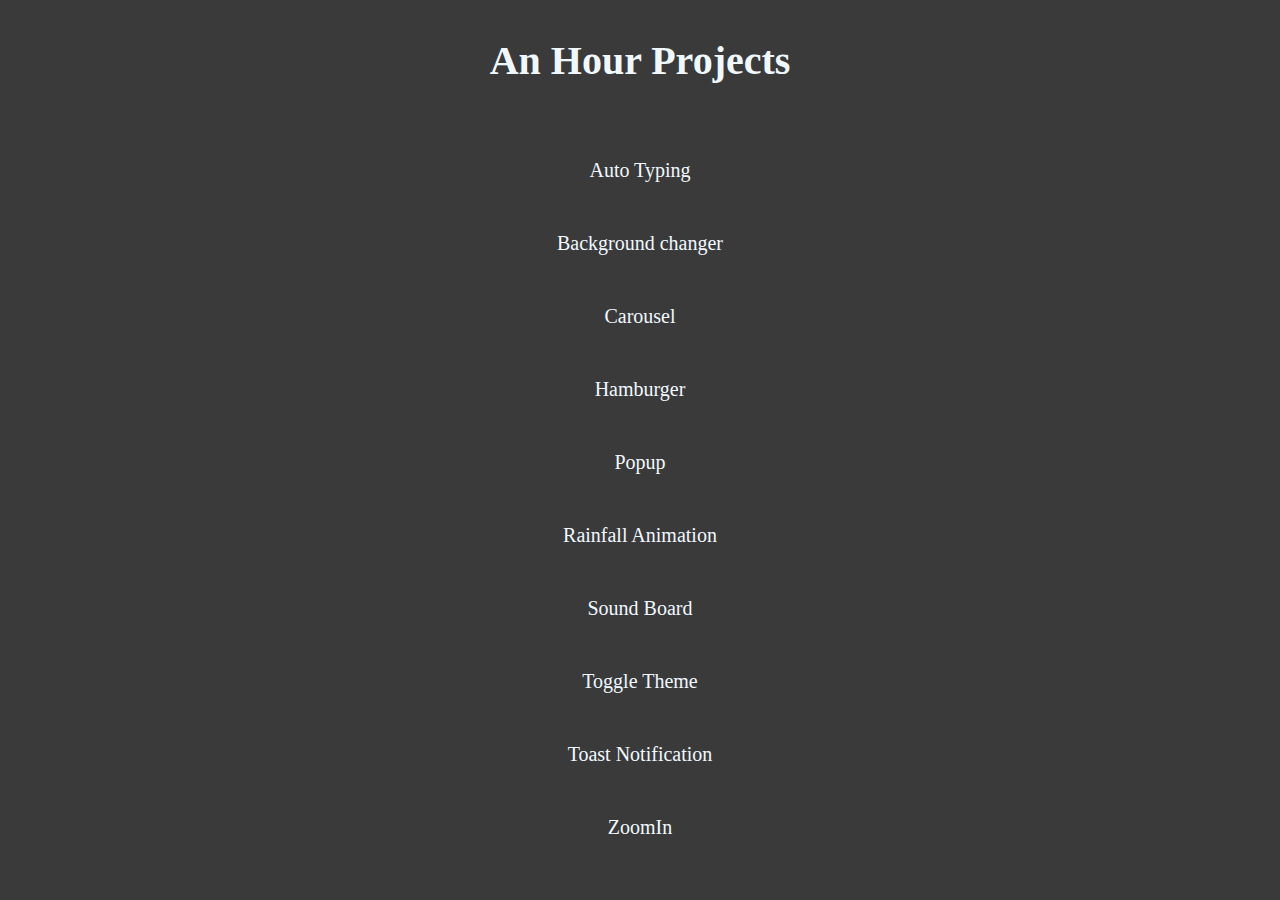
<file: index.html>
<!DOCTYPE html>
<html lang="en">

<head>
    <meta charset="UTF-8">
    <meta http-equiv="X-UA-Compatible" content="IE=edge">
    <meta name="viewport" content="width=device-width, initial-scale=1.0">
    <link rel="stylesheet" href="./style.css">
    <title>Display</title>
</head>

<body>
    <h1>An Hour Projects</h1>
    <script src="./script.js"></script>

</body>

</html>
</file>
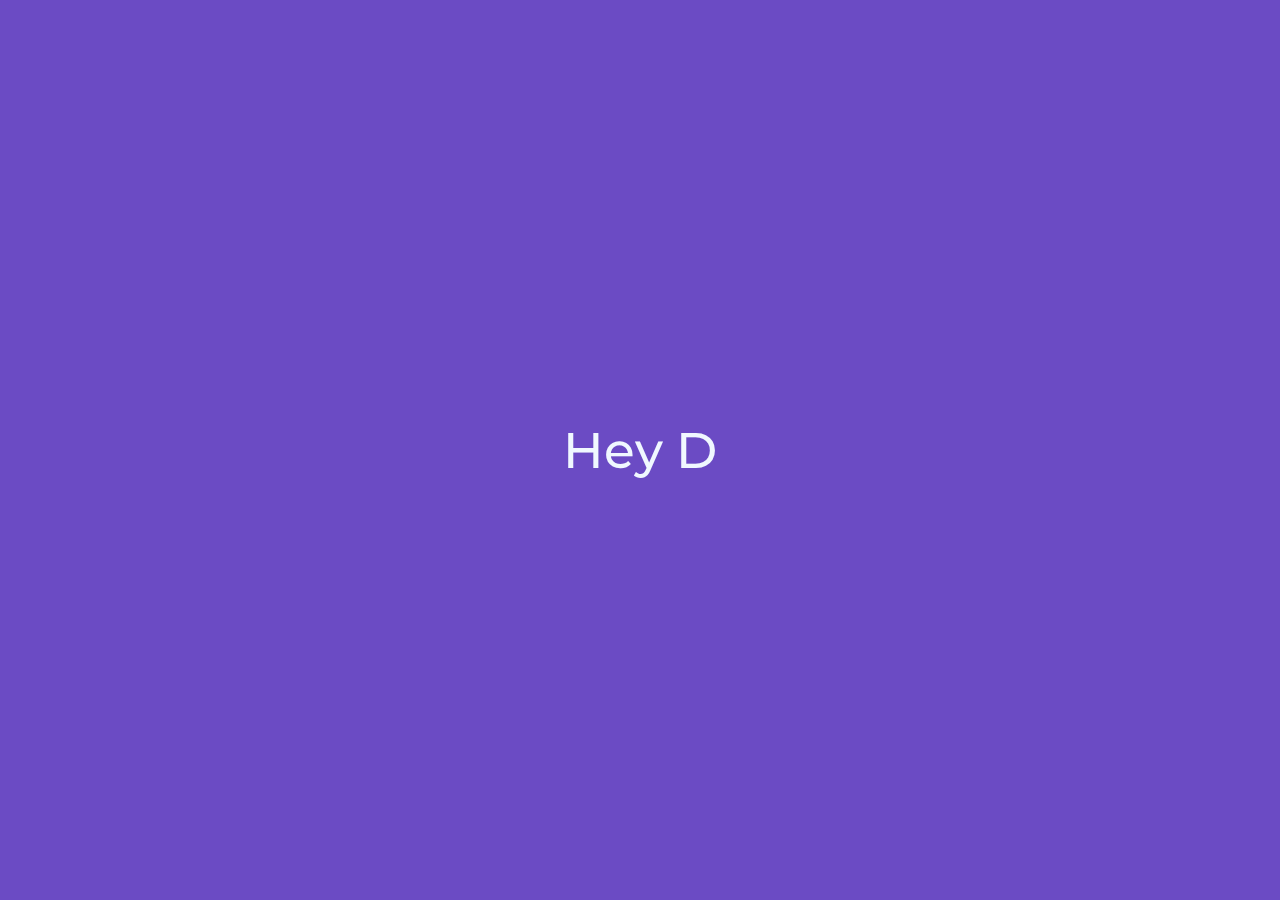
<file: Micro/Auto Typing/index.html>
<!DOCTYPE html>
<html lang="en">

<head>
    <meta charset="UTF-8">
    <meta http-equiv="X-UA-Compatible" content="IE=edge">
    <meta name="viewport" content="width=device-width, initial-scale=1.0">
    <link rel="stylesheet" href="css/style.css">
    <title>Document</title>
</head>

<body>
    <!-- <h1>Hey Dude! you found me :)</h1> -->

    <script src="js/script.js"></script>
</body>

</html>
</file>
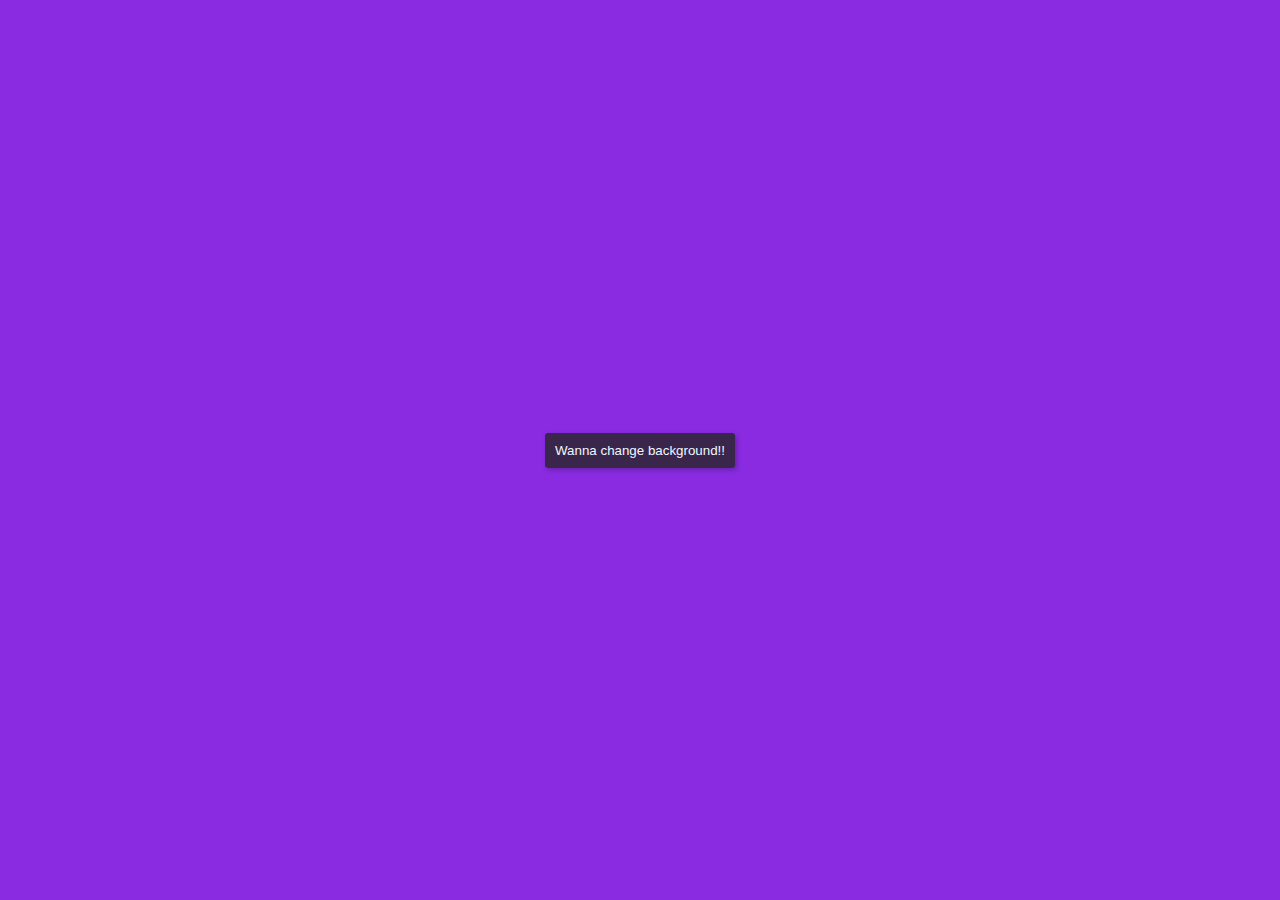
<file: Micro/Background changer/index.html>
<!DOCTYPE html>
<html lang="en">

<head>
   <meta charset="UTF-8">
   <meta http-equiv="X-UA-Compatible" content="IE=edge">
   <meta name="viewport" content="width=device-width, initial-scale=1.0">
   <link rel="stylesheet" href="css/style.css">
   <title>Document</title>
</head>

<body>
   <button id="btn">Wanna change background!!</button>

   <script src="js/script.js"></script>
</body>

</html>
</file>
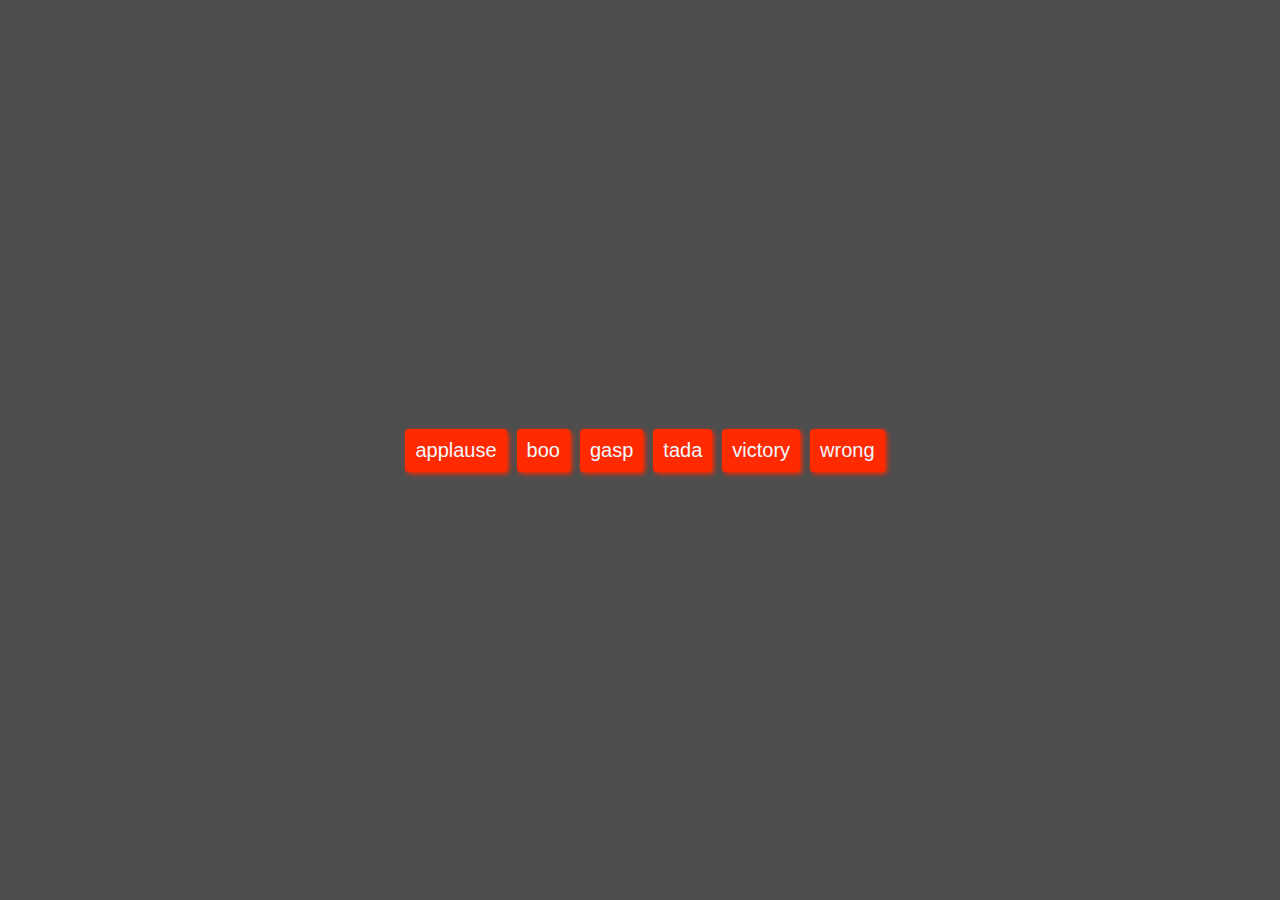
<file: Micro/Sound Board/index.html>
<!DOCTYPE html>
<html lang="en">

<head>
    <meta charset="UTF-8">
    <meta http-equiv="X-UA-Compatible" content="IE=edge">
    <meta name="viewport" content="width=device-width, initial-scale=1.0">
    <link rel="stylesheet" href="css/style.css">
    <title>Document</title>
</head>

<body>
    <audio id="applause" src="sounds/applause.mp3"></audio>
    <audio id="boo" src="sounds/boo.mp3"></audio>
    <audio id="gasp" src="sounds/gasp.mp3"></audio>
    <audio id="tada" src="sounds/tada.mp3"></audio>
    <audio id="victory" src="sounds/victory.mp3"></audio>
    <audio id="wrong" src="sounds/wrong.mp3"></audio>
    <script src="js/script.js"></script>
</body>

</html>
</file>
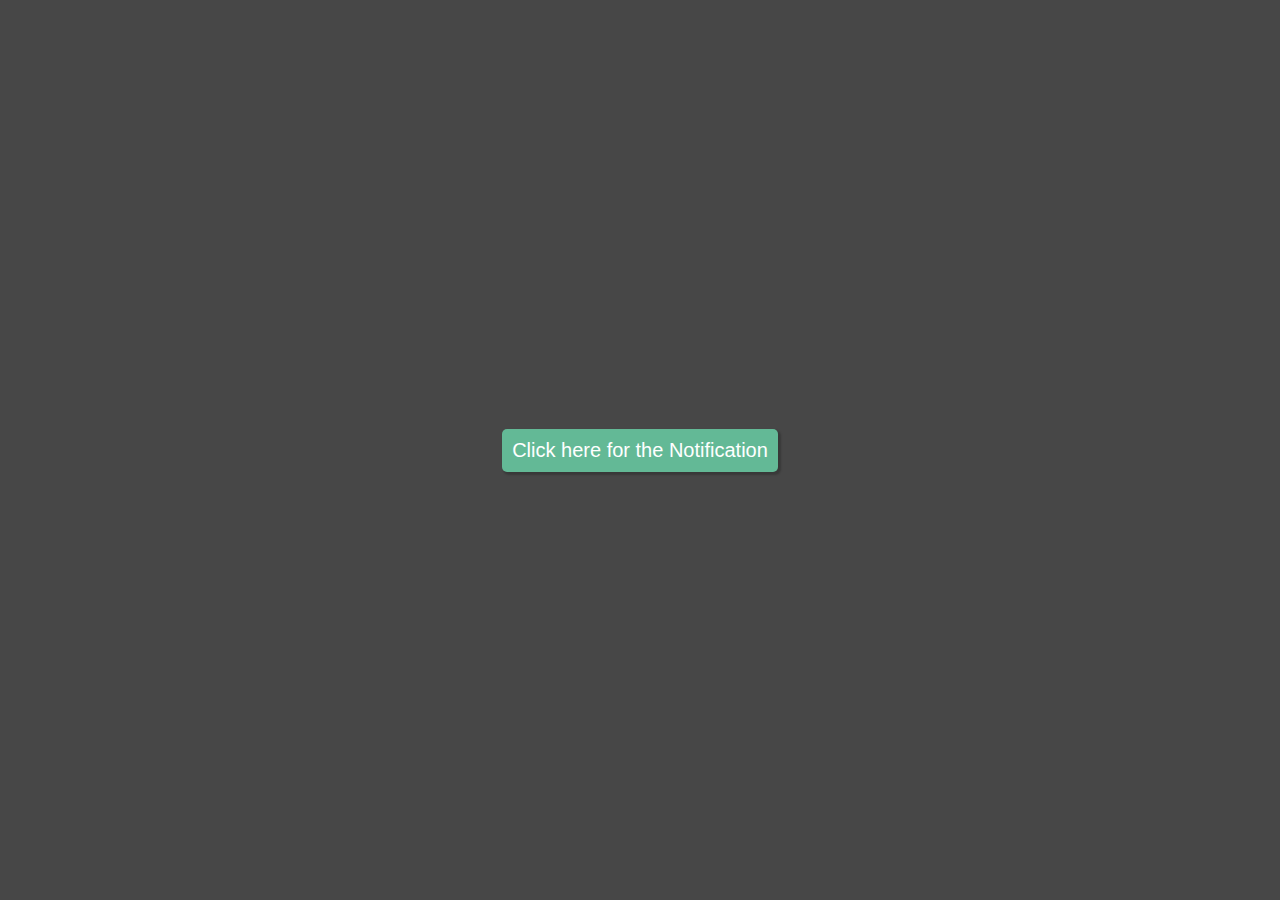
<file: Micro/Toast Notification/index.html>
<!DOCTYPE html>
<html lang="en">

<head>
    <meta charset="UTF-8">
    <meta http-equiv="X-UA-Compatible" content="IE=edge">
    <meta name="viewport" content="width=device-width, initial-scale=1.0">
    <link rel="stylesheet" href="css/style.css">
    <title>Document</title>
</head>

<body>

    <button id="btn">Click here for the Notification</button><br>
    <div id="container"></div>
    <script src="js/script.js"></script>
</body>

</html>
</file>
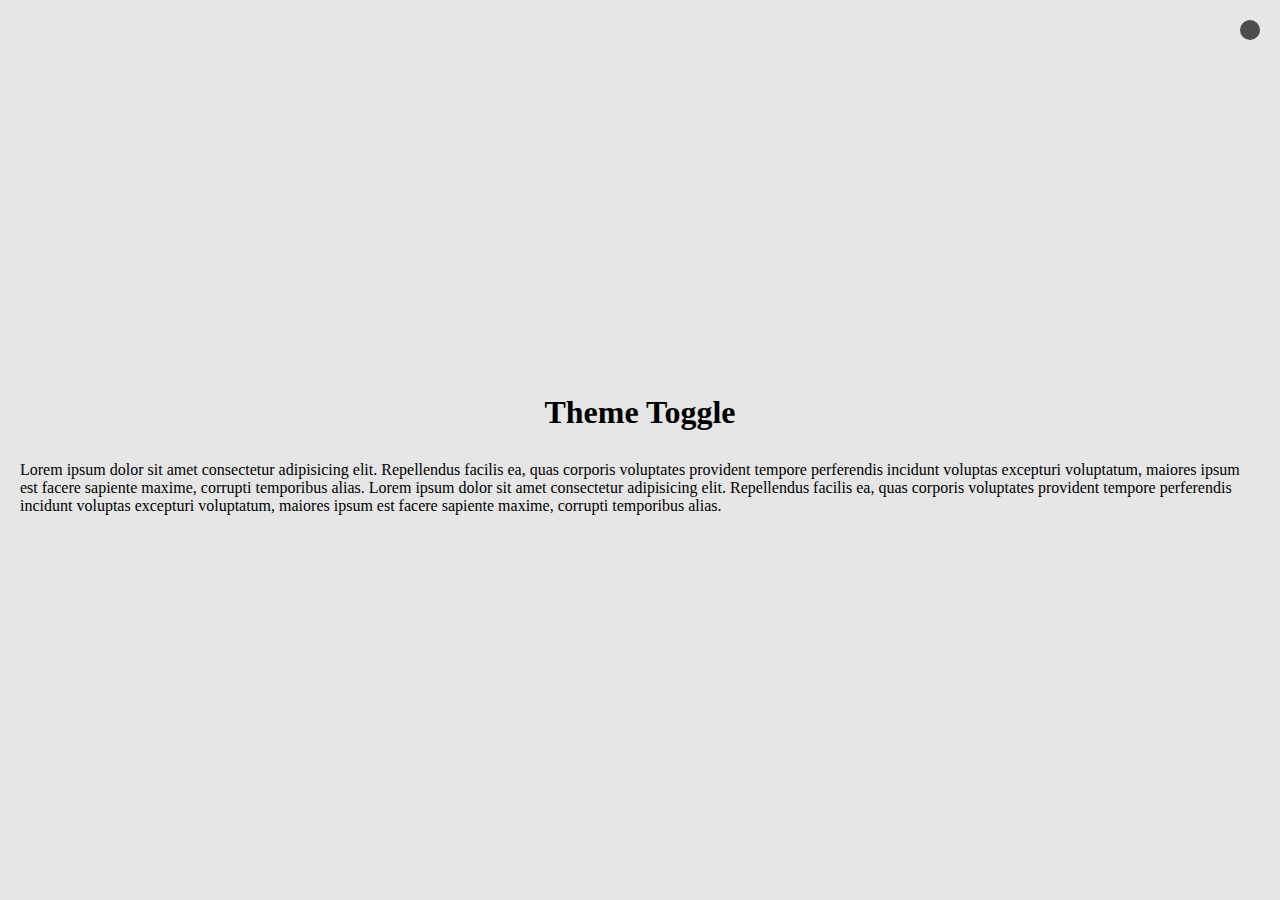
<file: Micro/Toggle Theme/index.html>
<!DOCTYPE html>
<html lang="en">

<head>
    <meta charset="UTF-8">
    <meta http-equiv="X-UA-Compatible" content="IE=edge">
    <meta name="viewport" content="width=device-width, initial-scale=1.0">
    <link rel="stylesheet" href="css/style.css">
    <title>Document</title>
</head>

<body>
    <div class="container">
        <input type="checkbox" id="toggle" name="toggle">
        <label id="label" for="toggle"> </label>
    </div>
    <h1>Theme Toggle</h1>
    <p>
        Lorem ipsum dolor sit amet consectetur adipisicing elit. Repellendus facilis ea,
        quas corporis voluptates provident tempore perferendis incidunt voluptas excepturi voluptatum,
        maiores ipsum est facere sapiente maxime, corrupti temporibus alias.
        Lorem ipsum dolor sit amet consectetur adipisicing elit. Repellendus facilis ea,
        quas corporis voluptates provident tempore perferendis incidunt voluptas excepturi voluptatum,
        maiores ipsum est facere sapiente maxime, corrupti temporibus alias.</p>

    <script src="js/script.js"></script>
</body>

</html>
</file>
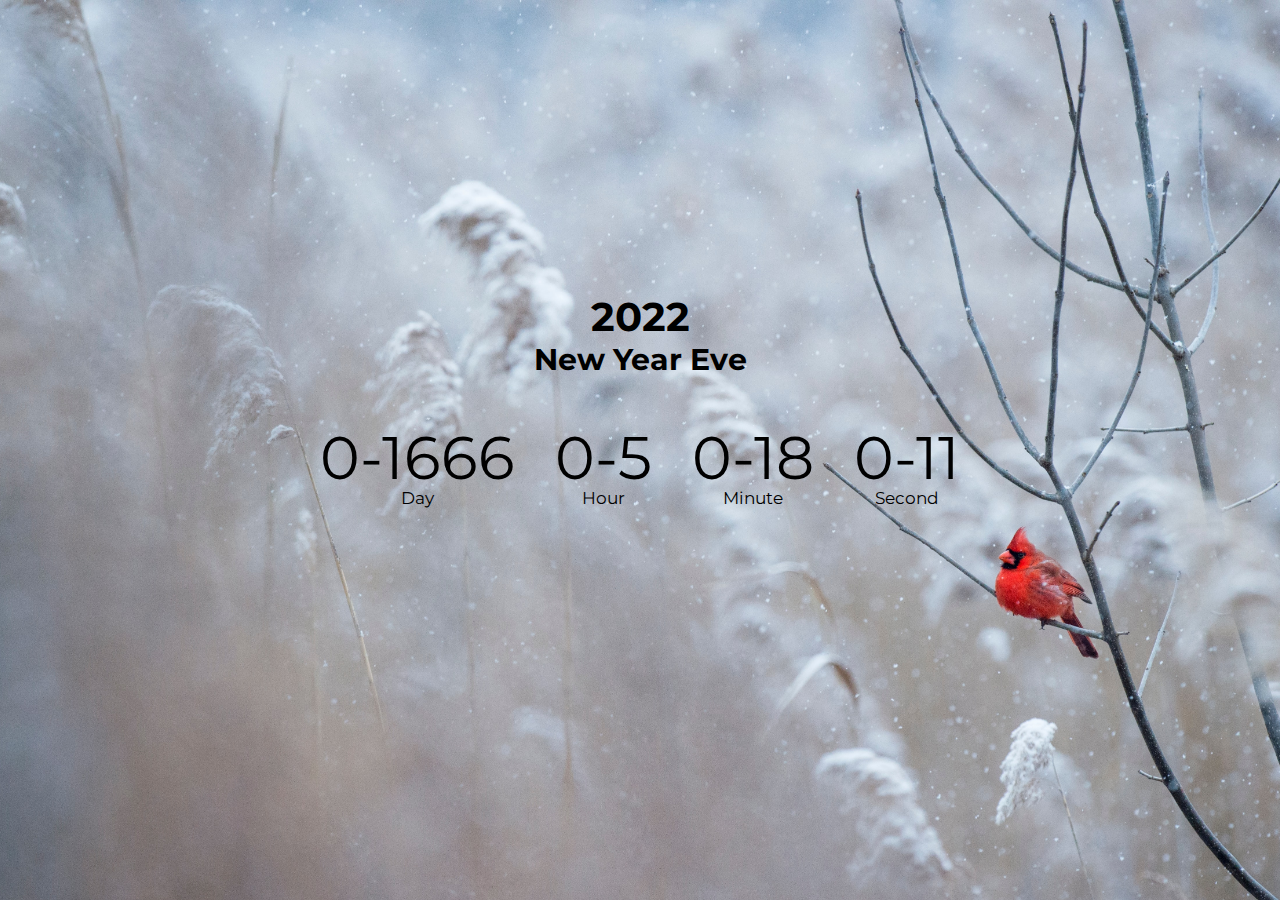
<file: mini/counter/index.html>
<!DOCTYPE html>
<html lang="en">

<head>
   <meta charset="UTF-8">
   <meta http-equiv="X-UA-Compatible" content="IE=edge">
   <meta name="viewport" content="width=device-width, initial-scale=1.0">
   <link rel="stylesheet" href="css/style.css">
   <title>Counter</title>
</head>

<body>
   <h1 id="heading">2022</h1>
   <h2 id="heading">New Year Eve</h2>
   <div class="countdown-container">


      <div class="countdown-el day-container">
         <p class="big-text" id="day">0</p>
         <span>Day</span>
      </div>

      <div class="countdown-el hour-container">
         <p class="big-text" id="hour">0</p>
         <span>Hour</span>
      </div>
      <div class="countdown-el minute-container">
         <p class="big-text" id="minute">0</p>
         <span>Minute</span>
      </div>

      <div class="countdown-el second-container">
         <p class="big-text" id="second">0</p>
         <span>Second</span>
      </div>
   </div>

   <script src="js/script.js"></script>
</body>

</html>
</file>
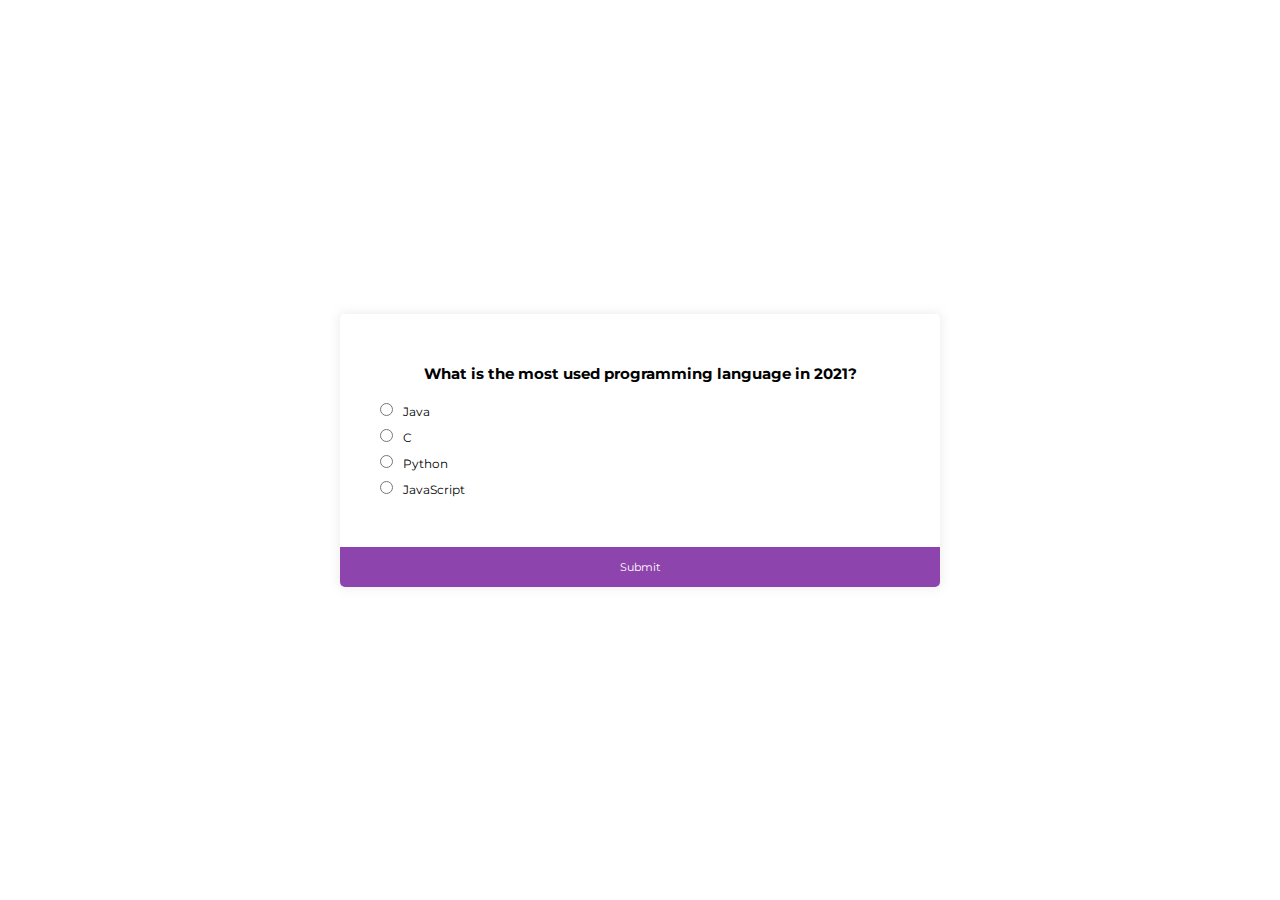
<file: mini/Quiz App/index.html>
<!DOCTYPE html>
<html lang="en">

<head>
    <meta charset="UTF-8">
    <meta http-equiv="X-UA-Compatible" content="IE=edge">
    <meta name="viewport" content="width=device-width, initial-scale=1.0">
    <link rel="stylesheet" href="css/style.css">
    <title>Document</title>
</head>

<body>
    <div class="quiz-container" id="quiz">
        <div class="quiz-header">
            <h2 id="question">Question Text</h2>
            <ul>
                <li><input type="radio" class="answer" name="answer" id="a"><label for="a" id="a_text">Option</label>
                </li>
                <li><input type="radio" class="answer" name="answer" id="b"><label for="b" id="b_text">Option</label>
                </li>
                <li><input type="radio" class="answer" name="answer" id="c"><label for="c" id="c_text">Option</label>
                </li>
                <li><input type="radio" class="answer" name="answer" id="d"><label for="d" id="d_text">Option</label>
                </li>
            </ul>
        </div>
        <button id="submit">Submit</button>

    </div>

    <script src="js/script.js"></script>
</body>

</html>
</file>
<file: style.css>
/******************************/
/*  BASIC SETUP  */
/******************************/
*,
*::after,
*::before {
	margin: 0;
	padding: 0;
	box-sizing: inherit;
}

html {
	font-size: 62.5%;
}

body {
	box-sizing: border-box;
	display: flex;
	justify-content: center;
	align-items: center;
	min-height: 100vh;
	background-color: rgb(58, 58, 58);
	font-size: 2rem;
	flex-direction: column;
	color: aliceblue;
}

a {
	padding: 2rem;
	margin: 0.5rem;
	color: aliceblue;
	text-decoration: none;
}

.display-link {
	top: 3rem;
	display: flex;
	flex-direction: column;
	text-align: center;
	margin-top: 5rem;
}
</file>
<file: Micro/Auto Typing/css/style.css>
@import url('https://fonts.googleapis.com/css2?family=Montserrat:wght@400;500&display=swap');
/******************************/
/*  BASIC SETUP  */
/******************************/
*,
*::after,
*::before {
	margin: 0;
	padding: 0;
	box-sizing: inherit;
}

html {
	font-size: 62.5%;
}

body {
	box-sizing: border-box;
	display: flex;
	justify-content: center;
	align-items: center;
	min-height: 100vh;
	font-family: 'Montserrat', sans-serif;
	font-size: 5rem;
	background-color: rgb(107, 75, 196);
	color: aliceblue;
	font-weight: 500;
}
</file>
<file: Micro/Background changer/css/style.css>
/******************************/
/*  BASIC SETUP  */
/******************************/
*,
*::after,
*::before {
	margin: 0;
	padding: 0;
	box-sizing: inherit;
}

html {
	font-size: 62.5%;
}

body {
	box-sizing: border-box;
	display: flex;
	justify-content: center;
	align-items: center;
	min-height: 100vh;
	background-color: blueviolet;
	padding: 2rem;
	transition: all 1s ease-in;
}
button {
	border: none;
	background-color: rgba(39, 37, 37, 0.808);
	padding: 1rem;
	border-radius: 3px;
	color: aliceblue;
	box-shadow: 2px 2px 5px rgba(0, 0, 0, 0.25);
	transition: all 0.1s ease-in-out;
}

button:hover {
	transform: translateY(-3px);
}

button:active {
	transform: translateY(-1px);
}
</file>
<file: Micro/Sound Board/css/style.css>
/******************************/
/*  BASIC SETUP  */
/******************************/
*,
*::after,
*::before {
	margin: 0;
	padding: 0;
	box-sizing: inherit;
}

html {
	font-size: 62.5%;
}

body {
	box-sizing: border-box;
	display: flex;
	justify-content: center;
	align-items: center;
	min-height: 100vh;
	background-color: rgb(78, 78, 78);
}

 button {
	border: none;
	padding: 1rem;
	margin-left: 1rem;
	border-radius: .4rem;
	background-color: hsl(10, 100%, 50%);
	color: aliceblue;
	box-shadow: .2rem .2rem .5rem hsl(10, 100%, 50%);
	font-size: 2rem;
}
</file>
<file: Micro/Toast Notification/css/style.css>
/******************************/
/*  BASIC SETUP  */
/******************************/
*,
*::after,
*::before {
	margin: 0;
	padding: 0;
	box-sizing: inherit;
}

html {
	font-size: 62.5%;
}

body {
	box-sizing: border-box;
	display: flex;
	align-items: center;
	justify-content: center;
	margin: 0;
	background-color: rgb(71, 71, 71);
	min-height: 100vh;
}
#container {
	position: fixed;
	bottom: 10px;
	right: 10px;
}

.toast {
	background-color: rgba(194, 153, 202, 0.76);
	border-radius: 5px;
	color: #fff;
	padding: 1rem;
	margin: 1rem;
}

button {
	border: none;
	font-size: 2rem;
	background-color: rgb(99, 185, 150);
	box-shadow: 2px 2px 2px 1px rgba(0, 0, 0, 0.2);
	border-radius: 5px;
	padding: 1rem;
	color: #fff;
	transition: all 0.3s ease-in-out;
}

button:hover {
	transform: translateY(-3px);
}

button:active {
	transform: translateY(-1px);
}
</file>
<file: Micro/Toggle Theme/css/style.css>
/******************************/
/*  BASIC SETUP  */
/******************************/
*,
*::after,
*::before {
	margin: 0;
	padding: 0;
	box-sizing: inherit;
}

html {
	font-size: 62.5%;
}

body {
	box-sizing: border-box;
	display: flex;
	justify-content: center;
	align-items: center;
	flex-direction: column;
	min-height: 100vh;
	font-size: 1.6rem;
	background-color: hsl(0, 0%, 90%);
	transition: all 0.6s ease-in;
}

h1 {
	padding: 1rem;
}

p {
	padding: 2rem;
}

input {
	visibility: hidden;
}

label {
	height: 2rem;
	width: 2rem;
	background-color: hsl(0, 0%, 30%);
	display: inline-block;
	border-radius: 50%;
	top: 2rem;
	right: 2rem;
	position: fixed;
}
</file>
<file: mini/counter/css/style.css>
@import url('https://fonts.googleapis.com/css2?family=Montserrat:wght@400;500&display=swap');
/******************************/
/*  BASIC SETUP  */
/******************************/
*,
*::after,
*::before {
	margin: 0;
	padding: 0;
	box-sizing: inherit;
}

html {
	font-size: 62.5%;
}

body {
	box-sizing: border-box;
	background-image: url('../snow.jpg');
	background-size: cover;
	justify-content: center;
	align-items: center;
	display: flex;
	flex-direction: column;
	min-height: 100vh;
	background-position: center center;
	font-family: 'Montserrat', sans-serif;
}

.countdown-container {
	display: flex;
	flex-wrap: wrap;
	justify-content: center;
}

h1 {
	font-size: 4rem;
	margin-top: -10rem;
	margin-bottom: 5rem;
}
h2 {
	font-size: 3rem;
	margin-top: -5rem;
	margin-bottom: 5rem;
}

.big-text {
	line-height: 1;
	font-size: 6rem;
	margin: 0 2rem;
}

.countdown-el {
	text-align: center;
	position: relative;
}

.countdown-el span {
	font-size: 1.7rem;
}
</file>
<file: mini/Quiz App/css/style.css>
@import url('https://fonts.googleapis.com/css2?family=Montserrat:wght@400;500&display=swap');
/******************************/
/*  BASIC SETUP  */
/******************************/
*,
*::after,
*::before {
	margin: 0;
	padding: 0;
	box-sizing: inherit;
}

html {
	font-size: 62.5%;
}

body {
	box-sizing: border-box;
	display: flex;
	justify-content: center;
	align-items: center;
	height: 100vh;
	font-family: 'Montserrat', sans-serif;
	padding: 2rem;
}

.quiz-container {
	background-color: #fff;
	border-radius: 5px;
	box-shadow: 0 0 10px 2px rgba(100, 100, 100, 0.1);
	width: 600px;
	max-width: 100%;
	overflow: hidden;
}
.quiz-header {
	padding: 4rem;
}

ul {
	list-style: none;
	padding: 0;
}

ul li {
	font-size: 1.2rem;
	margin: 1rem 0;
}

ul li label {
	cursor: pointer;
}

h2 {
	padding: 1rem;
	text-align: center;
	margin: 0;
}
button {
	background-color: #8e44ad;
	border: none;
	color: white;
	cursor: pointer;
	display: block;
	font-family: inherit;
	font-size: 1.1rem;
	width: 100%;
	padding: 1.3rem;
}

button:hover {
	background-color: #732d91;
}

button:focus {
	background-color: #5e3370;
	outline: none;
}
label {
	margin-left: 1rem;
}
</file>
